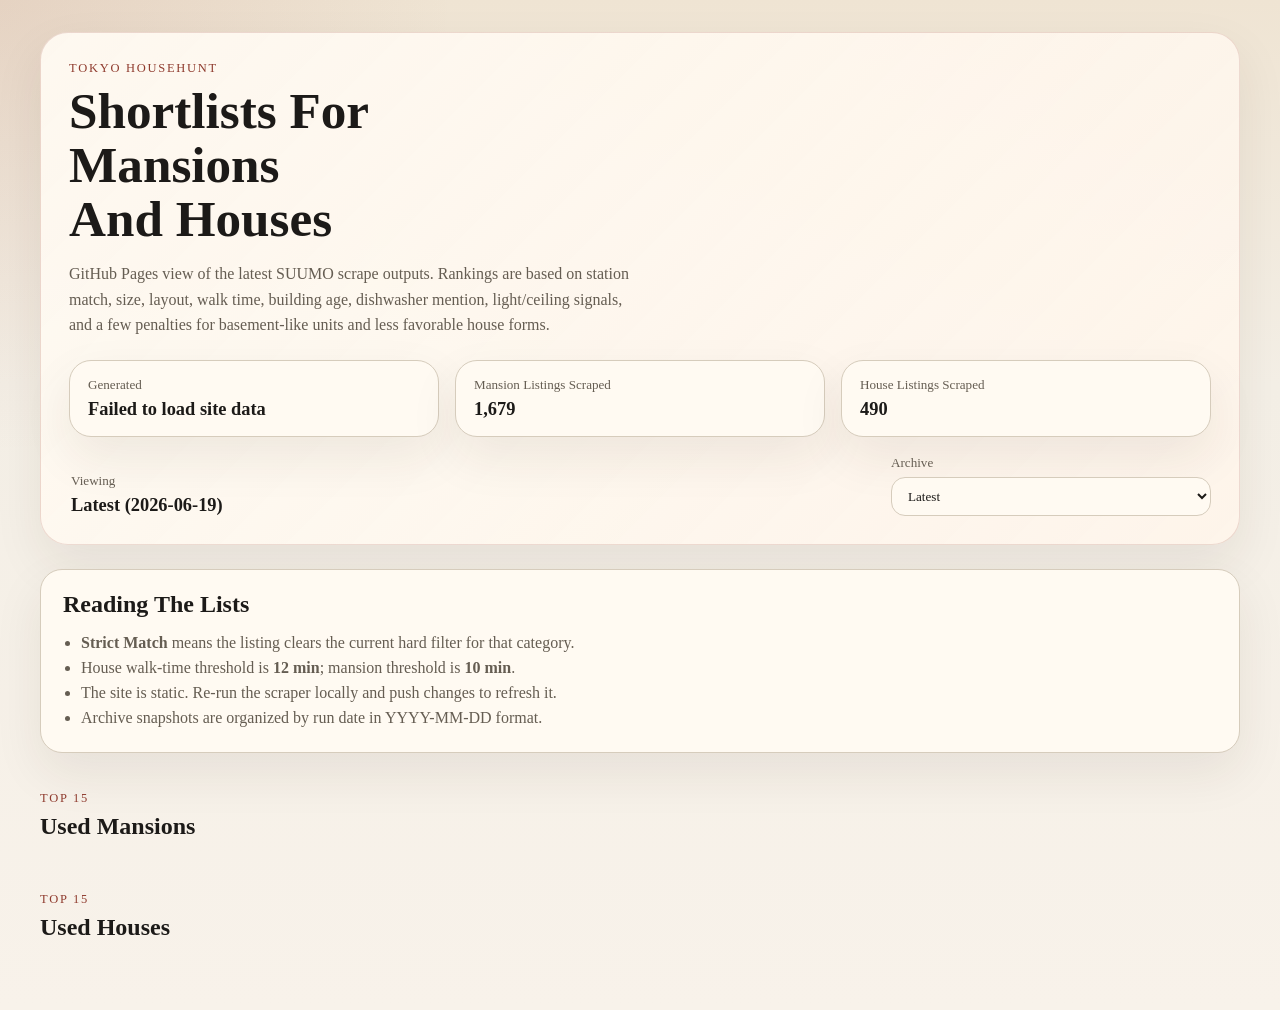
<file: docs/index.html>
<!doctype html>
<html lang="en">
  <head>
    <meta charset="utf-8" />
    <meta name="viewport" content="width=device-width, initial-scale=1" />
    <title>Househunt Shortlists</title>
    <meta
      name="description"
      content="Latest SUUMO-based used mansion and used house shortlists for Tokyo target stations."
    />
    <link rel="stylesheet" href="./assets/site.css" />
  </head>
  <body>
    <div class="page-shell">
      <header class="hero">
        <p class="eyebrow">Tokyo Househunt</p>
        <h1>Shortlists For Mansions And Houses</h1>
        <p class="hero-copy">
          GitHub Pages view of the latest SUUMO scrape outputs. Rankings are based on station match,
          size, layout, walk time, building age, dishwasher mention, light/ceiling signals, and a few
          penalties for basement-like units and less favorable house forms.
        </p>
        <div class="meta-grid">
          <div class="meta-card">
            <span class="meta-label">Generated</span>
            <span class="meta-value" id="generated-at">Loading…</span>
          </div>
          <div class="meta-card">
            <span class="meta-label">Mansion Listings Scraped</span>
            <span class="meta-value" id="mansion-count">–</span>
          </div>
          <div class="meta-card">
            <span class="meta-label">House Listings Scraped</span>
            <span class="meta-value" id="house-count">–</span>
          </div>
        </div>
        <div class="archive-bar">
          <div class="archive-copy">
            <span class="meta-label">Viewing</span>
            <span class="meta-value" id="viewing-label">Loading…</span>
          </div>
          <label class="archive-picker">
            <span>Archive</span>
            <select id="archive-select">
              <option value="">Latest</option>
            </select>
          </label>
        </div>
      </header>

      <main class="content-grid">
        <aside class="notes-panel">
          <h2>Reading The Lists</h2>
          <ul>
            <li><strong>Strict Match</strong> means the listing clears the current hard filter for that category.</li>
            <li>House walk-time threshold is <strong>12 min</strong>; mansion threshold is <strong>10 min</strong>.</li>
            <li>The site is static. Re-run the scraper locally and push changes to refresh it.</li>
            <li id="archive-note">Archive snapshots are organized by run date in <code>YYYY-MM-DD</code> format.</li>
          </ul>
        </aside>

        <section class="list-section">
          <div class="section-header">
            <div>
              <p class="section-kicker">Top 15</p>
              <h2>Used Mansions</h2>
            </div>
          </div>
          <div id="mansion-list" class="card-list"></div>
        </section>

        <section class="list-section">
          <div class="section-header">
            <div>
              <p class="section-kicker">Top 15</p>
              <h2>Used Houses</h2>
            </div>
          </div>
          <div id="house-list" class="card-list"></div>
        </section>
      </main>
    </div>

    <template id="listing-template">
      <article class="listing-card">
        <div class="card-topline">
          <span class="rank-badge"></span>
          <span class="strict-badge"></span>
        </div>
        <h3 class="listing-title"></h3>
        <p class="listing-subtitle"></p>
        <div class="stats-grid"></div>
        <p class="summary"></p>
        <div class="tag-row"></div>
        <details class="notes-block">
          <summary>Criteria Notes</summary>
          <ul class="notes-list"></ul>
        </details>
        <a class="listing-link" target="_blank" rel="noreferrer">Open SUUMO Listing</a>
      </article>
    </template>

    <script src="./assets/app.js" type="module"></script>
  </body>
</html>
</file>
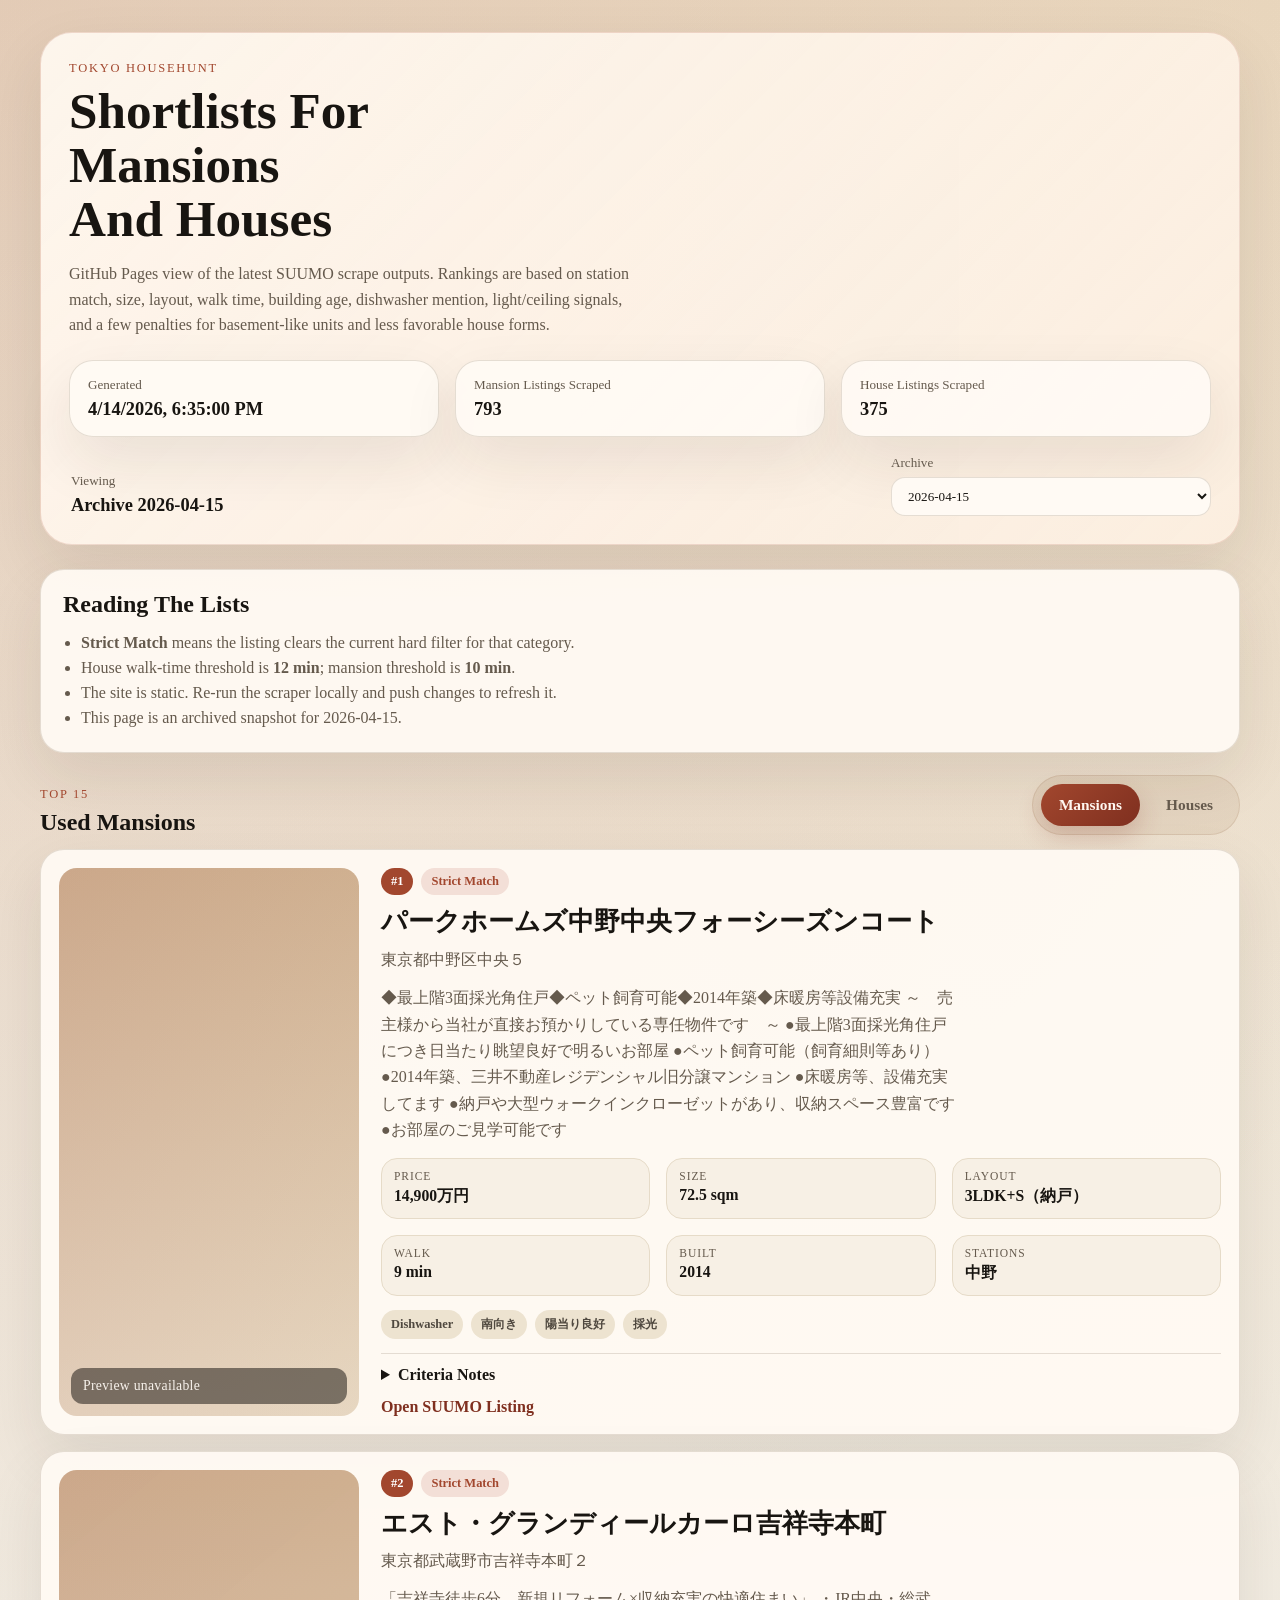
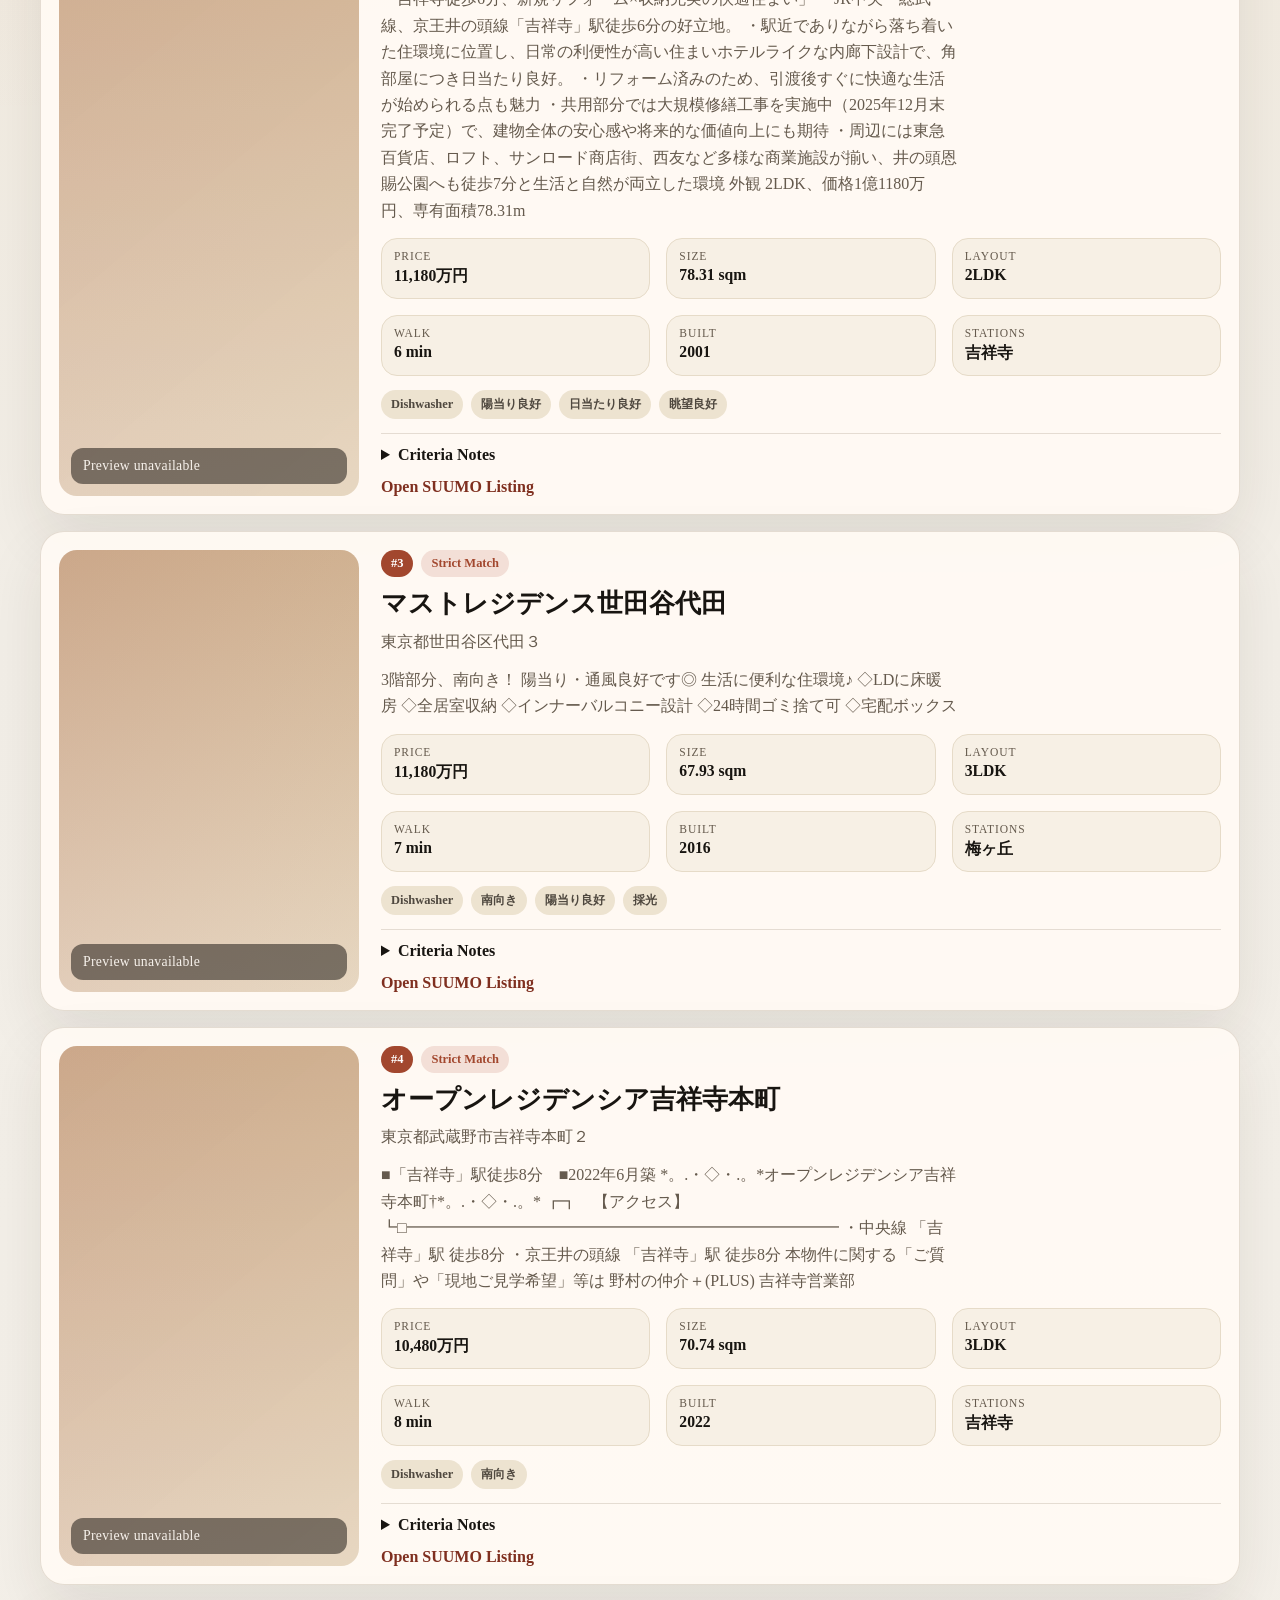
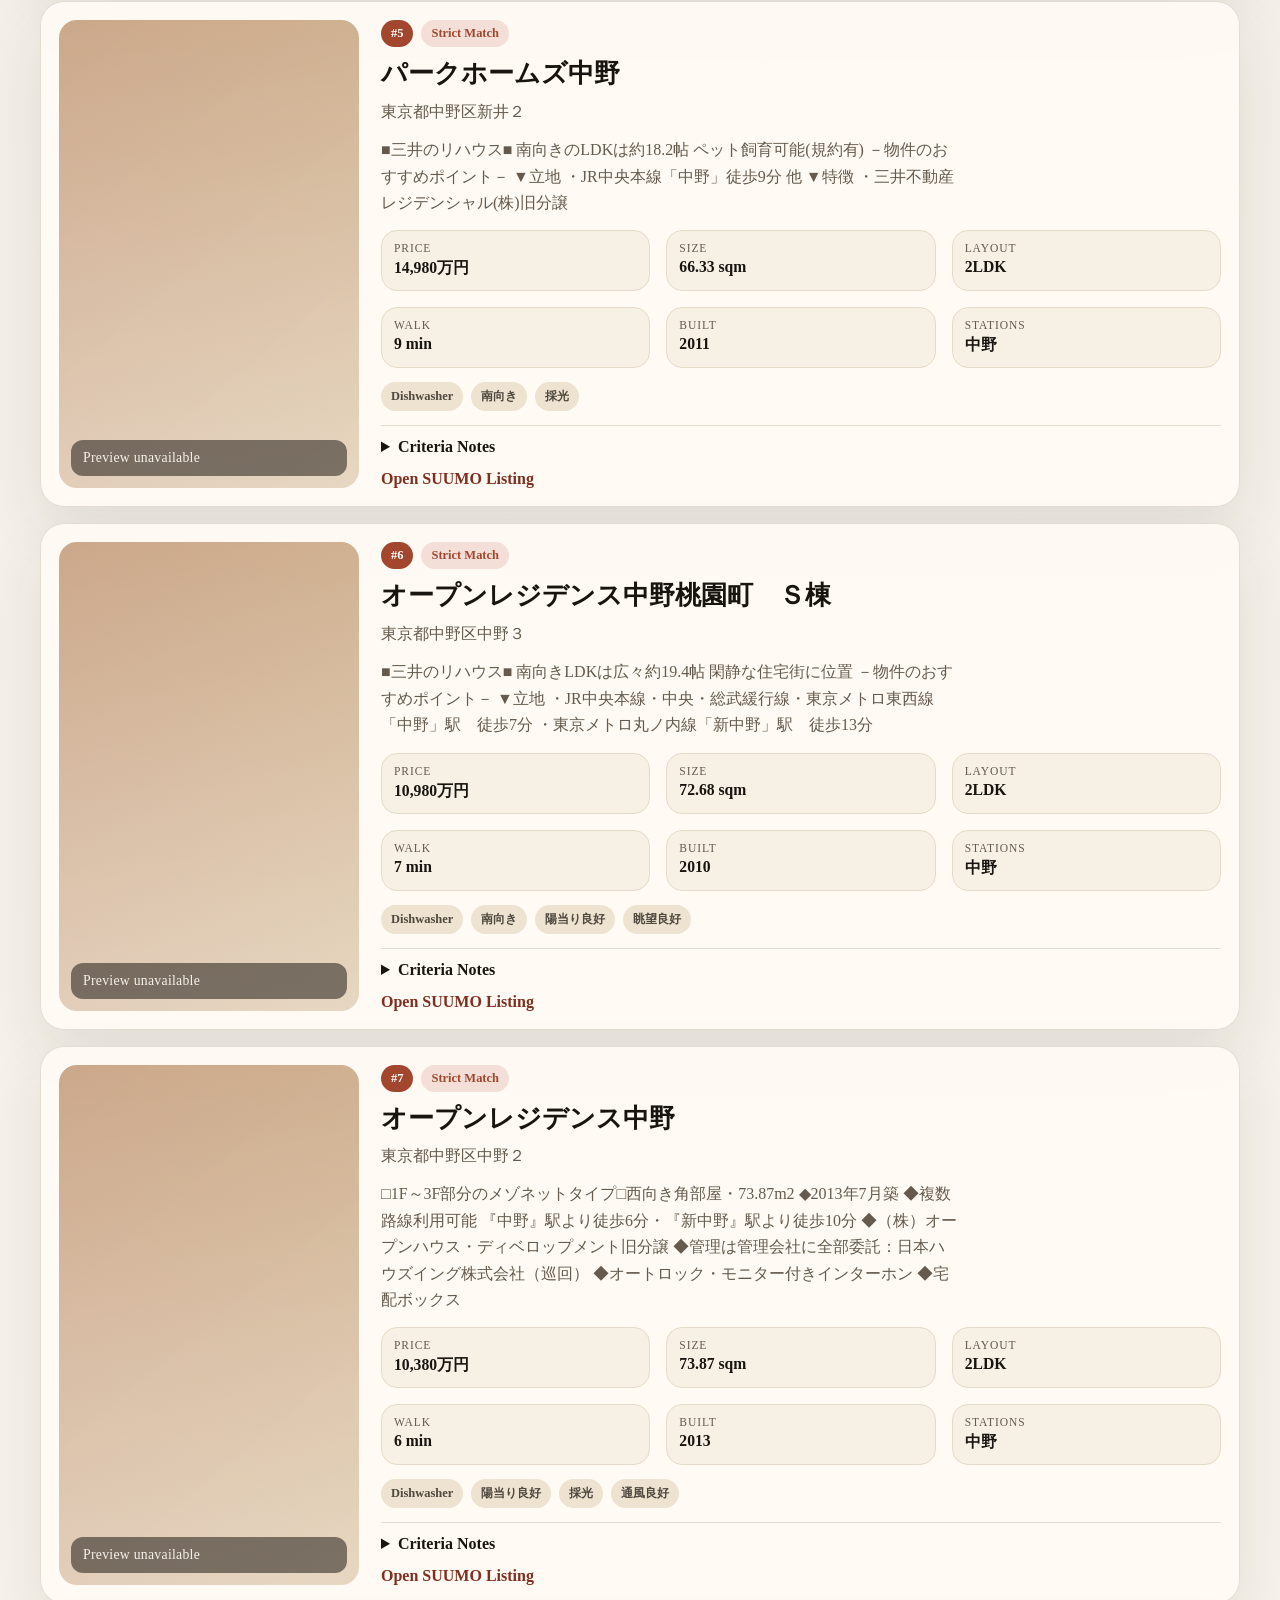
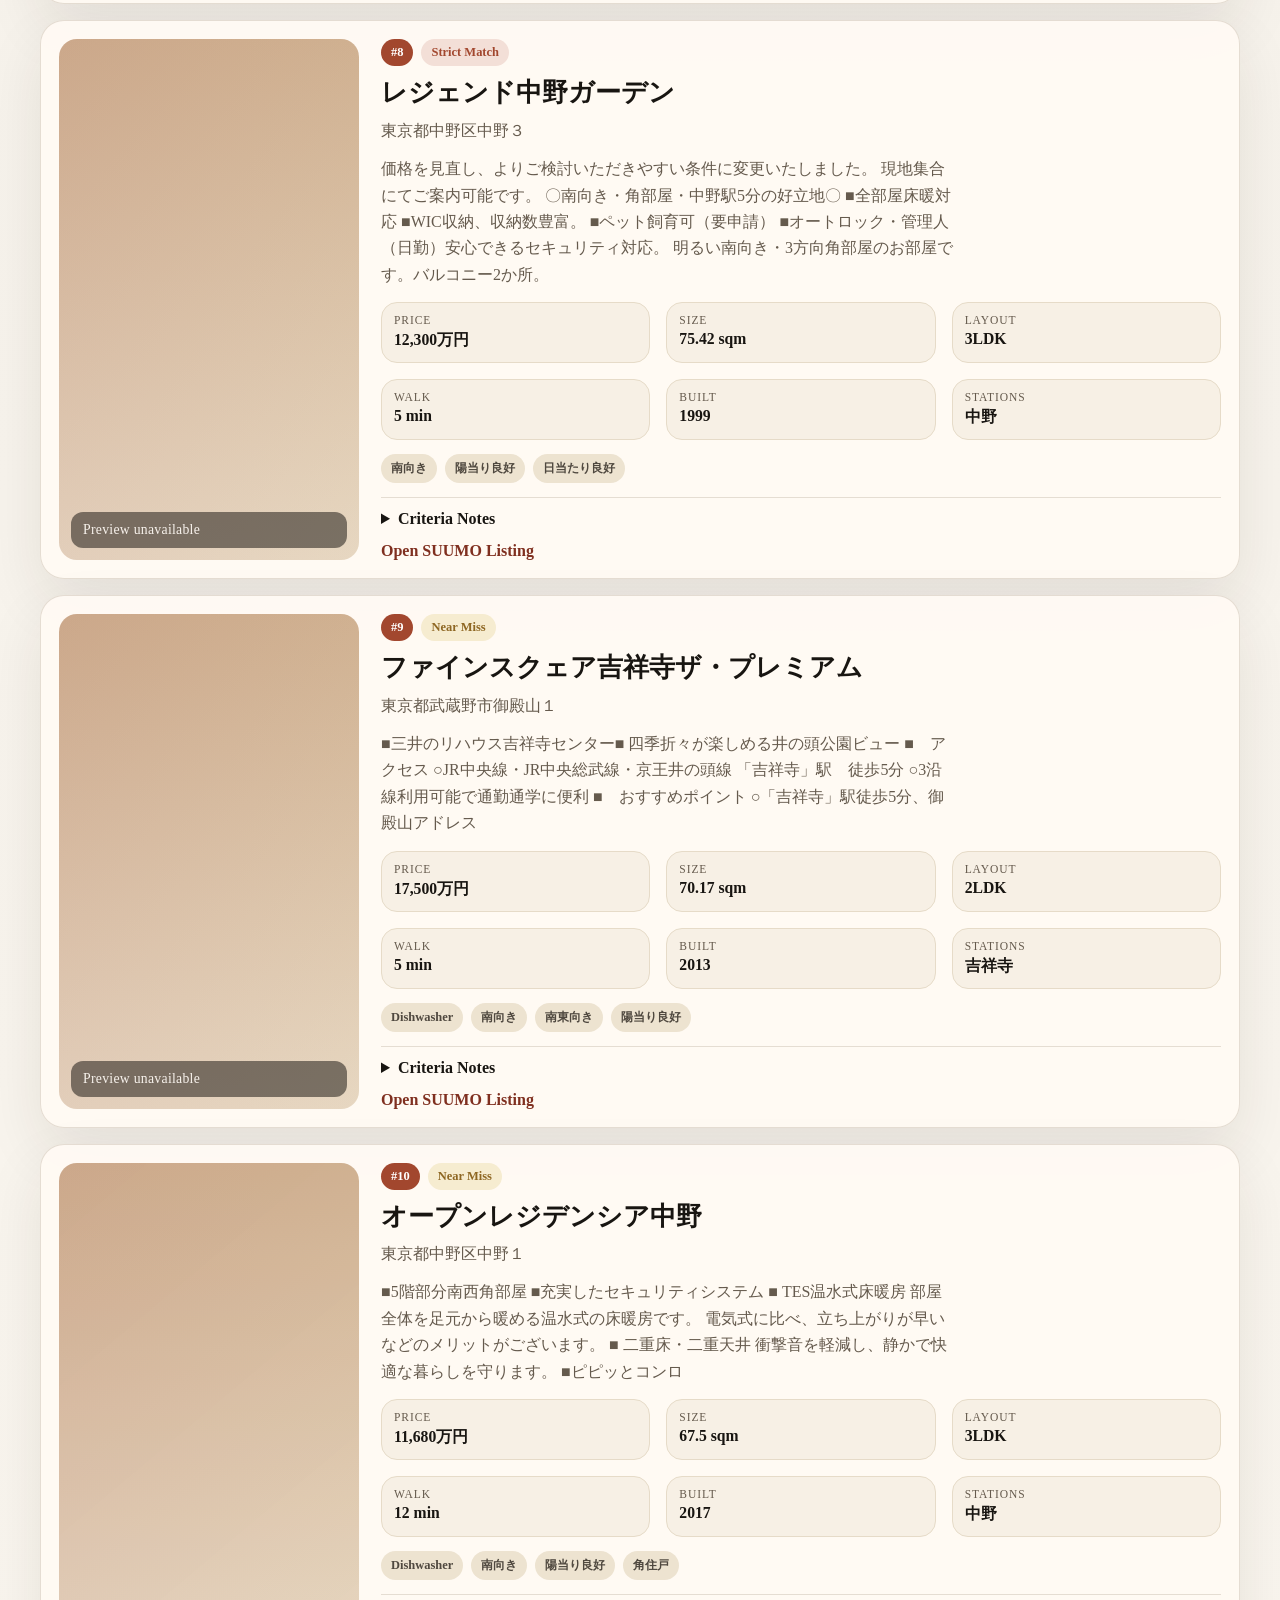
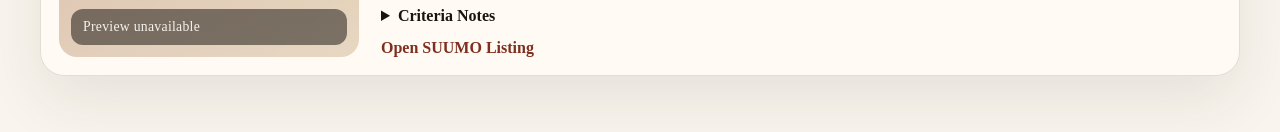
<file: docs/2026-04-15/index.html>
<!doctype html>
<html lang="en">
  <head>
    <meta charset="utf-8" />
    <meta name="viewport" content="width=device-width, initial-scale=1" />
    <title>Househunt Shortlists</title>
    <meta
      name="description"
      content="Latest SUUMO-based used mansion and used house shortlists for Tokyo target stations."
    />
    <link rel="stylesheet" href="./assets/site.css" />
  </head>
  <body>
    <div class="page-shell">
      <header class="hero">
        <p class="eyebrow">Tokyo Househunt</p>
        <h1>Shortlists For Mansions And Houses</h1>
        <p class="hero-copy">
          GitHub Pages view of the latest SUUMO scrape outputs. Rankings are based on station match,
          size, layout, walk time, building age, dishwasher mention, light/ceiling signals, and a few
          penalties for basement-like units and less favorable house forms.
        </p>
        <div class="meta-grid">
          <div class="meta-card">
            <span class="meta-label">Generated</span>
            <span class="meta-value" id="generated-at">Loading…</span>
          </div>
          <div class="meta-card">
            <span class="meta-label">Mansion Listings Scraped</span>
            <span class="meta-value" id="mansion-count">–</span>
          </div>
          <div class="meta-card">
            <span class="meta-label">House Listings Scraped</span>
            <span class="meta-value" id="house-count">–</span>
          </div>
        </div>
        <div class="archive-bar">
          <div class="archive-copy">
            <span class="meta-label">Viewing</span>
            <span class="meta-value" id="viewing-label">Loading…</span>
          </div>
          <label class="archive-picker">
            <span>Archive</span>
            <select id="archive-select">
              <option value="">Latest</option>
            </select>
          </label>
        </div>
      </header>

      <main class="content-grid">
        <aside class="notes-panel">
          <h2>Reading The Lists</h2>
          <ul>
            <li><strong>Strict Match</strong> means the listing clears the current hard filter for that category.</li>
            <li>House walk-time threshold is <strong>12 min</strong>; mansion threshold is <strong>10 min</strong>.</li>
            <li>The site is static. Re-run the scraper locally and push changes to refresh it.</li>
            <li id="archive-note">Archive snapshots are organized by run date in <code>YYYY-MM-DD</code> format.</li>
          </ul>
        </aside>

        <section class="list-section">
          <div class="section-header">
            <div>
              <p class="section-kicker">Top 15</p>
              <h2 id="list-heading">Used Mansions</h2>
            </div>
            <div class="tab-bar" role="tablist" aria-label="Property type">
              <button class="tab-button is-active" type="button" role="tab" aria-selected="true" data-kind="mansion">
                Mansions
              </button>
              <button class="tab-button" type="button" role="tab" aria-selected="false" data-kind="house">
                Houses
              </button>
            </div>
          </div>
          <div id="active-list" class="card-list" aria-live="polite"></div>
        </section>
      </main>
    </div>

    <template id="listing-template">
      <article class="listing-card">
        <div class="card-media">
          <img class="listing-image" alt="" loading="lazy" />
        </div>
        <div class="card-body">
          <div class="card-topline">
            <span class="rank-badge"></span>
            <span class="strict-badge"></span>
          </div>
          <h3 class="listing-title"></h3>
          <p class="listing-subtitle"></p>
          <p class="summary"></p>
          <div class="stats-grid"></div>
          <div class="tag-row"></div>
          <details class="notes-block">
            <summary>Criteria Notes</summary>
            <ul class="notes-list"></ul>
          </details>
          <a class="listing-link" target="_blank" rel="noreferrer">Open SUUMO Listing</a>
        </div>
      </article>
    </template>

    <script src="./assets/app.js" type="module"></script>
  </body>
</html>
</file>
<file: docs/assets/site.css>
:root {
  --bg: #f4efe6;
  --paper: #fffaf2;
  --ink: #1c1a18;
  --muted: #655d52;
  --line: #d6ccbc;
  --accent: #8f3b2e;
  --accent-soft: #efe0d7;
  --ok: #215f43;
  --warn: #875d19;
  --shadow: 0 20px 50px rgba(49, 37, 23, 0.08);
}

* {
  box-sizing: border-box;
}

body {
  margin: 0;
  font-family: "Iowan Old Style", "Palatino Linotype", "Book Antiqua", Palatino, serif;
  color: var(--ink);
  background:
    radial-gradient(circle at top left, rgba(143, 59, 46, 0.1), transparent 28%),
    linear-gradient(180deg, #efe4d3 0%, var(--bg) 38%, #f8f2ea 100%);
}

.page-shell {
  width: min(1200px, calc(100% - 32px));
  margin: 0 auto;
  padding: 32px 0 56px;
}

.hero {
  background: linear-gradient(135deg, rgba(255, 250, 242, 0.94), rgba(255, 245, 235, 0.84));
  border: 1px solid rgba(143, 59, 46, 0.16);
  border-radius: 28px;
  padding: 28px;
  box-shadow: var(--shadow);
}

.eyebrow,
.section-kicker {
  margin: 0 0 8px;
  letter-spacing: 0.14em;
  text-transform: uppercase;
  font-size: 0.78rem;
  color: var(--accent);
}

h1,
h2,
h3 {
  margin: 0;
  line-height: 1.05;
}

h1 {
  font-size: clamp(2.2rem, 4vw, 4.1rem);
  max-width: 12ch;
}

.hero-copy {
  max-width: 72ch;
  color: var(--muted);
  font-size: 1rem;
  line-height: 1.6;
  margin: 16px 0 0;
}

.meta-grid,
.content-grid,
.stats-grid,
.archive-bar {
  display: grid;
  gap: 16px;
}

.meta-grid {
  margin-top: 22px;
  grid-template-columns: repeat(auto-fit, minmax(180px, 1fr));
}

.meta-card,
.notes-panel,
.listing-card {
  background: var(--paper);
  border: 1px solid var(--line);
  border-radius: 22px;
  box-shadow: var(--shadow);
}

.meta-card {
  padding: 16px 18px;
}

.meta-label {
  display: block;
  color: var(--muted);
  font-size: 0.82rem;
}

.meta-value {
  display: block;
  margin-top: 6px;
  font-size: 1.15rem;
  font-weight: 700;
}

.content-grid {
  margin-top: 24px;
}

.archive-bar {
  margin-top: 18px;
  grid-template-columns: minmax(0, 1fr) minmax(220px, 320px);
  align-items: end;
}

.archive-copy {
  padding: 0 2px;
}

.archive-picker {
  display: grid;
  gap: 6px;
  color: var(--muted);
  font-size: 0.82rem;
}

.archive-picker select {
  width: 100%;
  border: 1px solid var(--line);
  border-radius: 14px;
  padding: 10px 12px;
  background: var(--paper);
  color: var(--ink);
  font: inherit;
}

.notes-panel {
  padding: 22px;
}

.notes-panel ul {
  margin: 14px 0 0;
  padding-left: 18px;
  color: var(--muted);
  line-height: 1.55;
}

.list-section {
  margin-top: 22px;
}

.section-header {
  margin-bottom: 14px;
}

.card-list {
  display: grid;
  grid-template-columns: repeat(auto-fit, minmax(280px, 1fr));
  gap: 16px;
}

.listing-card {
  padding: 20px;
  display: flex;
  flex-direction: column;
  gap: 14px;
}

.card-topline {
  display: flex;
  align-items: center;
  gap: 8px;
}

.rank-badge,
.strict-badge,
.pill {
  display: inline-flex;
  align-items: center;
  justify-content: center;
  border-radius: 999px;
  padding: 6px 10px;
  font-size: 0.78rem;
  font-weight: 700;
}

.rank-badge {
  background: var(--accent);
  color: white;
}

.strict-badge {
  background: var(--accent-soft);
  color: var(--accent);
}

.strict-badge.near-miss {
  background: #f6ecd0;
  color: var(--warn);
}

.listing-title {
  font-size: 1.25rem;
}

.listing-subtitle {
  margin: 0;
  color: var(--muted);
}

.stats-grid {
  grid-template-columns: repeat(2, minmax(0, 1fr));
}

.stat {
  padding: 10px 12px;
  border-radius: 16px;
  background: #f7f0e5;
  border: 1px solid #e6dbc8;
}

.stat-label {
  display: block;
  font-size: 0.72rem;
  color: var(--muted);
  text-transform: uppercase;
  letter-spacing: 0.08em;
}

.stat-value {
  display: block;
  margin-top: 4px;
  font-size: 0.98rem;
  font-weight: 700;
}

.summary {
  margin: 0;
  line-height: 1.6;
  color: var(--muted);
}

.tag-row {
  display: flex;
  flex-wrap: wrap;
  gap: 8px;
}

.pill {
  background: #ede3d0;
  color: #4f483f;
}

.notes-block {
  border-top: 1px solid var(--line);
  padding-top: 12px;
}

.notes-block summary {
  cursor: pointer;
  font-weight: 700;
}

.notes-list {
  margin: 10px 0 0;
  padding-left: 18px;
  color: var(--muted);
  line-height: 1.5;
}

.listing-link {
  align-self: flex-start;
  text-decoration: none;
  color: white;
  background: linear-gradient(135deg, #8f3b2e, #a4572f);
  padding: 10px 14px;
  border-radius: 999px;
  font-weight: 700;
}

@media (max-width: 720px) {
  .page-shell {
    width: min(100% - 20px, 1200px);
    padding-top: 18px;
  }

  .archive-bar {
    grid-template-columns: 1fr;
  }

  .hero,
  .notes-panel,
  .listing-card {
    border-radius: 18px;
  }
}
</file>
<file: docs/2026-04-15/assets/site.css>
:root {
  --bg: #f2eee7;
  --paper: rgba(255, 250, 244, 0.94);
  --paper-strong: #fffaf4;
  --ink: #181511;
  --muted: #655a4d;
  --line: rgba(113, 92, 62, 0.18);
  --accent: #a2472e;
  --accent-strong: #7f2f1f;
  --accent-soft: #f3dfd7;
  --tab-bg: rgba(126, 77, 35, 0.08);
  --ok: #24553f;
  --warn: #8e6723;
  --shadow: 0 24px 60px rgba(48, 34, 17, 0.09);
}

* {
  box-sizing: border-box;
}

body {
  margin: 0;
  font-family: "Iowan Old Style", "Palatino Linotype", "Book Antiqua", Palatino, serif;
  color: var(--ink);
  background:
    radial-gradient(circle at top left, rgba(162, 71, 46, 0.15), transparent 26%),
    radial-gradient(circle at top right, rgba(207, 156, 85, 0.12), transparent 24%),
    linear-gradient(180deg, #efe4d1 0%, var(--bg) 34%, #f9f5ee 100%);
}

.page-shell {
  width: min(1200px, calc(100% - 32px));
  margin: 0 auto;
  padding: 32px 0 56px;
}

.hero {
  background:
    linear-gradient(135deg, rgba(255, 248, 239, 0.96), rgba(255, 242, 229, 0.82)),
    linear-gradient(90deg, rgba(162, 71, 46, 0.06), transparent);
  border: 1px solid rgba(162, 71, 46, 0.16);
  border-radius: 32px;
  padding: 28px;
  box-shadow: var(--shadow);
}

.eyebrow,
.section-kicker {
  margin: 0 0 8px;
  letter-spacing: 0.14em;
  text-transform: uppercase;
  font-size: 0.78rem;
  color: var(--accent);
}

h1,
h2,
h3 {
  margin: 0;
  line-height: 1.05;
}

h1 {
  font-size: clamp(2.2rem, 4vw, 4.1rem);
  max-width: 12ch;
}

.hero-copy {
  max-width: 72ch;
  color: var(--muted);
  font-size: 1rem;
  line-height: 1.6;
  margin: 16px 0 0;
}

.meta-grid,
.archive-bar,
.stats-grid,
.card-list {
  display: grid;
  gap: 16px;
}

.meta-grid {
  margin-top: 22px;
  grid-template-columns: repeat(auto-fit, minmax(180px, 1fr));
}

.meta-card,
.notes-panel,
.listing-card {
  background: var(--paper);
  border: 1px solid var(--line);
  border-radius: 24px;
  box-shadow: var(--shadow);
}

.meta-card {
  padding: 16px 18px;
}

.meta-label {
  display: block;
  color: var(--muted);
  font-size: 0.82rem;
}

.meta-value {
  display: block;
  margin-top: 6px;
  font-size: 1.15rem;
  font-weight: 700;
}

.content-grid {
  margin-top: 24px;
  display: grid;
  gap: 22px;
}

.archive-bar {
  margin-top: 18px;
  grid-template-columns: minmax(0, 1fr) minmax(220px, 320px);
  align-items: end;
}

.archive-copy {
  padding: 0 2px;
}

.archive-picker {
  display: grid;
  gap: 6px;
  color: var(--muted);
  font-size: 0.82rem;
}

.archive-picker select {
  width: 100%;
  border: 1px solid var(--line);
  border-radius: 14px;
  padding: 10px 12px;
  background: var(--paper-strong);
  color: var(--ink);
  font: inherit;
}

.notes-panel {
  padding: 22px;
}

.notes-panel ul {
  margin: 14px 0 0;
  padding-left: 18px;
  color: var(--muted);
  line-height: 1.55;
}

.list-section {
  display: grid;
  gap: 14px;
}

.section-header {
  display: flex;
  align-items: end;
  justify-content: space-between;
  gap: 16px;
  flex-wrap: wrap;
}

.tab-bar {
  display: inline-flex;
  flex-wrap: wrap;
  gap: 8px;
  padding: 8px;
  border-radius: 999px;
  background: var(--tab-bg);
  border: 1px solid rgba(126, 77, 35, 0.12);
}

.tab-button {
  border: 0;
  border-radius: 999px;
  padding: 12px 18px;
  background: transparent;
  color: var(--muted);
  font: inherit;
  font-size: 0.96rem;
  font-weight: 700;
  cursor: pointer;
  transition: background-color 140ms ease, color 140ms ease, transform 140ms ease;
}

.tab-button:hover {
  color: var(--ink);
  transform: translateY(-1px);
}

.tab-button.is-active {
  background: linear-gradient(135deg, var(--accent), var(--accent-strong));
  color: #fff7f0;
  box-shadow: 0 10px 24px rgba(127, 47, 31, 0.22);
}

.card-list {
  grid-template-columns: minmax(0, 1fr);
}

.listing-card {
  display: grid;
  grid-template-columns: minmax(220px, 300px) minmax(0, 1fr);
  gap: 22px;
  padding: 18px;
  align-items: stretch;
}

.card-media {
  position: relative;
  min-height: 220px;
  border-radius: 18px;
  overflow: hidden;
  background:
    linear-gradient(140deg, rgba(162, 71, 46, 0.22), rgba(222, 191, 134, 0.2)),
    linear-gradient(180deg, #d7c3a4, #e9ddd0);
}

.card-media::after {
  content: "Preview unavailable";
  position: absolute;
  inset: auto 12px 12px 12px;
  padding: 10px 12px;
  border-radius: 12px;
  background: rgba(24, 21, 17, 0.52);
  color: rgba(255, 250, 244, 0.94);
  font-size: 0.86rem;
  letter-spacing: 0.02em;
}

.card-media.has-image::after {
  display: none;
}

.listing-image {
  width: 100%;
  height: 100%;
  display: block;
  object-fit: cover;
}

.card-body {
  display: flex;
  flex-direction: column;
  gap: 14px;
  min-width: 0;
}

.card-topline {
  display: flex;
  align-items: center;
  gap: 8px;
  flex-wrap: wrap;
}

.rank-badge,
.strict-badge,
.pill {
  display: inline-flex;
  align-items: center;
  justify-content: center;
  border-radius: 999px;
  padding: 6px 10px;
  font-size: 0.78rem;
  font-weight: 700;
}

.rank-badge {
  background: var(--accent);
  color: white;
}

.strict-badge {
  background: var(--accent-soft);
  color: var(--accent);
}

.strict-badge.near-miss {
  background: #f6ecd0;
  color: var(--warn);
}

.listing-title {
  font-size: clamp(1.25rem, 2vw, 1.6rem);
}

.listing-subtitle,
.summary {
  margin: 0;
  color: var(--muted);
}

.summary {
  line-height: 1.65;
  max-width: 72ch;
}

.stats-grid {
  grid-template-columns: repeat(3, minmax(0, 1fr));
}

.stat {
  padding: 11px 12px;
  border-radius: 16px;
  background: #f7f0e5;
  border: 1px solid #e6dbc8;
}

.stat-label {
  display: block;
  font-size: 0.72rem;
  color: var(--muted);
  text-transform: uppercase;
  letter-spacing: 0.08em;
}

.stat-value {
  display: block;
  margin-top: 4px;
  font-size: 0.98rem;
  font-weight: 700;
}

.tag-row {
  display: flex;
  flex-wrap: wrap;
  gap: 8px;
}

.pill {
  background: #ede3d0;
  color: #4f483f;
}

.notes-block {
  border-top: 1px solid var(--line);
  padding-top: 12px;
}

.notes-block summary {
  cursor: pointer;
  font-weight: 700;
}

.notes-list {
  margin: 10px 0 0;
  padding-left: 18px;
  color: var(--muted);
  line-height: 1.55;
}

.listing-link {
  align-self: flex-start;
  color: var(--accent-strong);
  text-decoration: none;
  font-weight: 700;
}

.listing-link:hover {
  text-decoration: underline;
}

@media (max-width: 900px) {
  .listing-card {
    grid-template-columns: minmax(0, 1fr);
  }

  .card-media {
    min-height: 200px;
  }

  .stats-grid {
    grid-template-columns: repeat(2, minmax(0, 1fr));
  }
}

@media (max-width: 640px) {
  .page-shell {
    width: min(100%, calc(100% - 20px));
    padding: 20px 0 40px;
  }

  .hero {
    padding: 22px 18px;
    border-radius: 24px;
  }

  .archive-bar,
  .section-header,
  .meta-grid {
    grid-template-columns: minmax(0, 1fr);
  }

  .stats-grid {
    grid-template-columns: minmax(0, 1fr);
  }

  .tab-bar {
    width: 100%;
  }

  .tab-button {
    flex: 1 1 0;
    text-align: center;
  }
}
</file>
